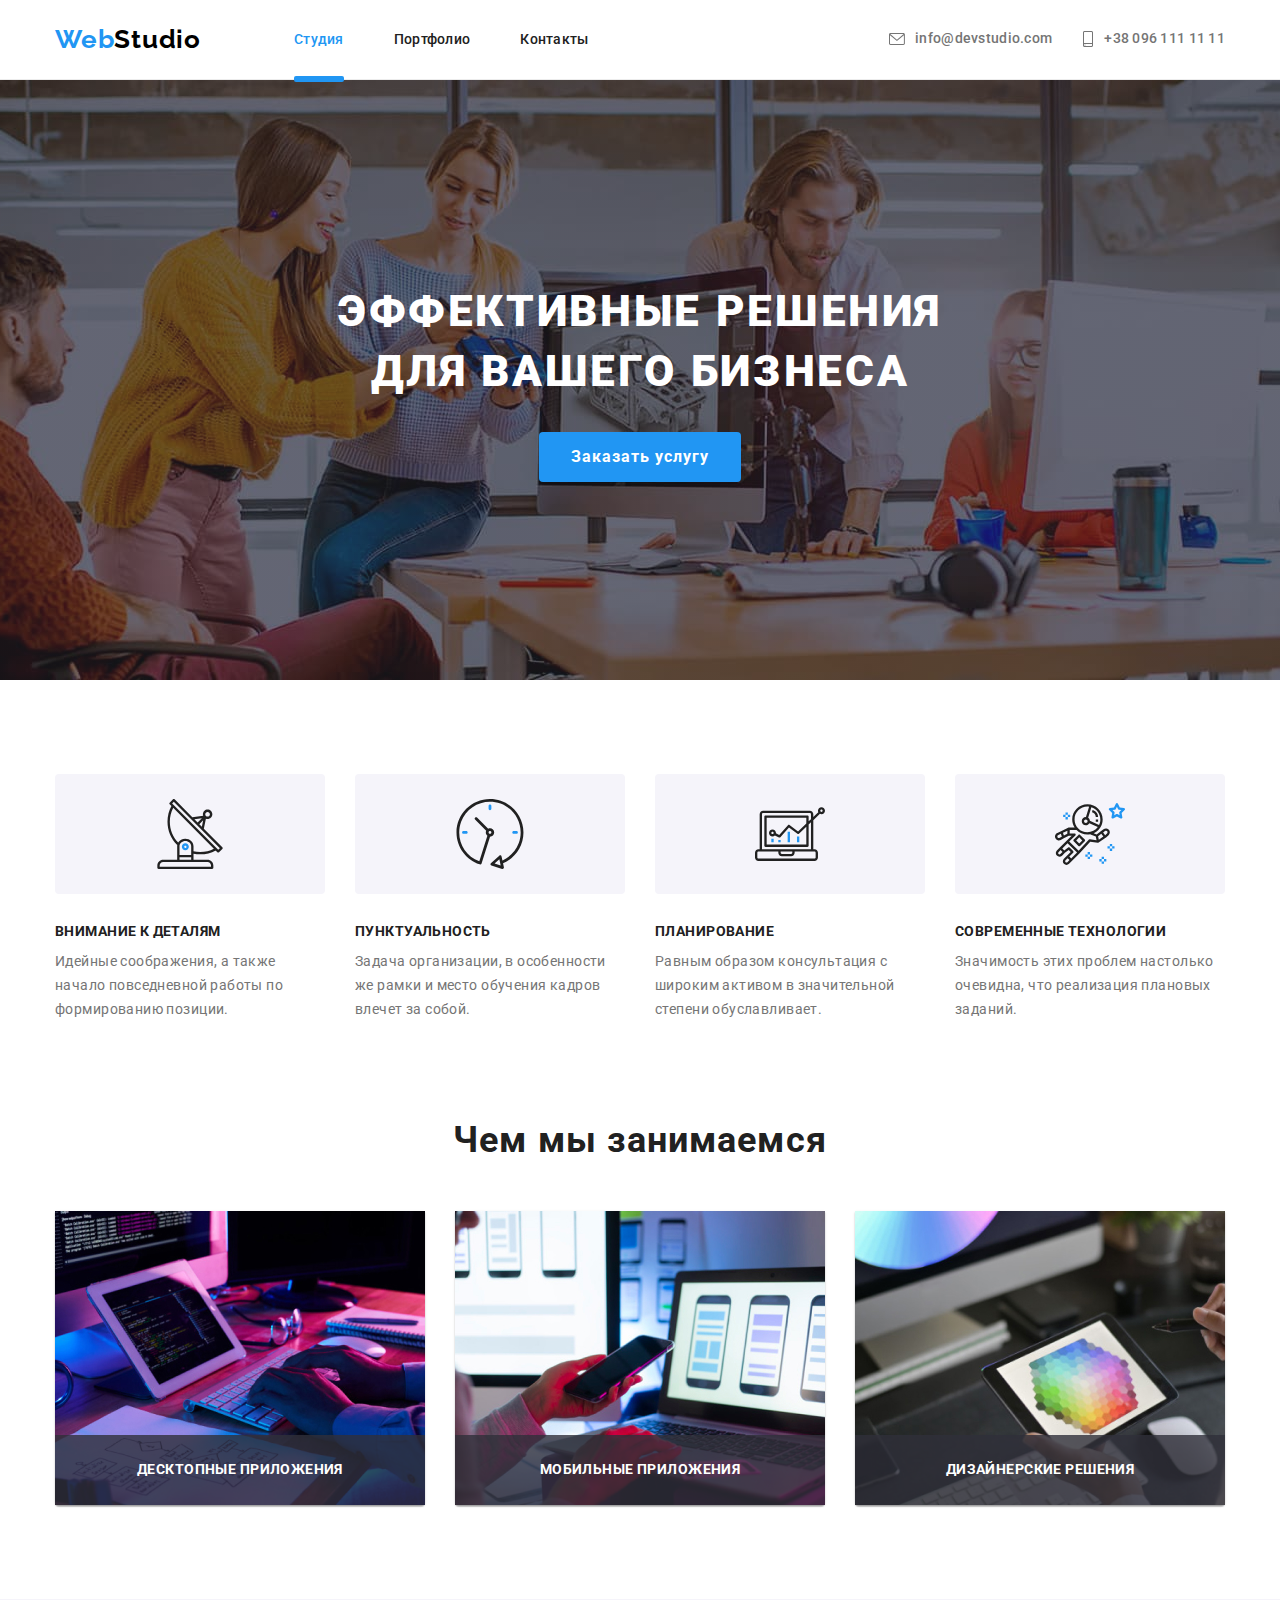
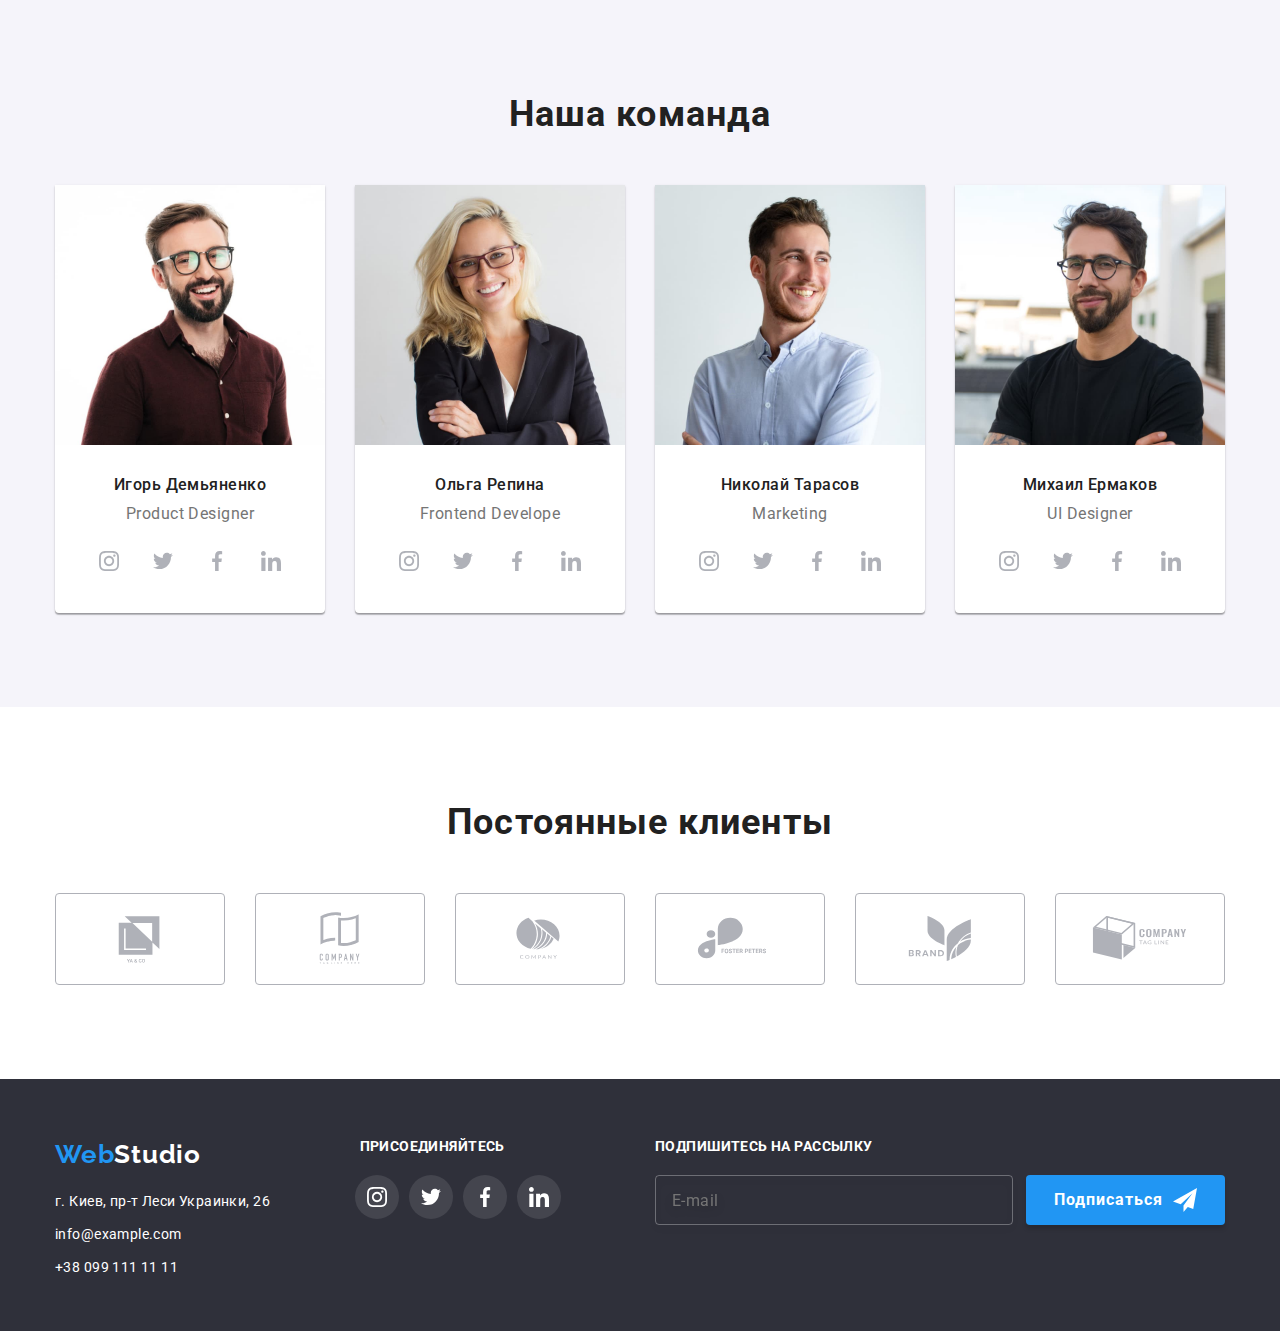
<file: index.html>
<!DOCTYPE html>
<html lang="ru">
  <head>
    <meta charset="UTF-8" />
    <meta http-equiv="X-UA-Compatible" content="IE=edge" />
    <meta name="viewport" content="width=device-width, initial-scale=1.0" />
    <title>Document</title>
    <link
      href="https://fonts.googleapis.com/css2?family=Montserrat:wght@400;700&family=Raleway:wght@700&family=Roboto+Serif:wght@100&family=Roboto:wght@400;500;700;900&display=swap"
      rel="stylesheet"
    />
    <link
      rel="stylesheet"
      href="https://cdnjs.cloudflare.com/ajax/libs/modern-normalize/1.1.0/modern-normalize.min.css"
    />

    <link rel="stylesheet" href="./css/style.css" />
  </head>
  <body>
    <header class="header section">
      <div class="container head">
        <a class="header-logo" href="./index.html"
          ><span class="accent-colour">Web</span>Studio</a
        >
        <nav>
          <ul class="nav-list">
            <li class="item-header">
              <a class="current" href="./index.html">Студия</a>
            </li>
            <li class="item-header">
              <a class="nav-link" href="./portfolio.html">Портфолио</a>
            </li>
            <li class="item-header">
              <a class="nav-link" href="./index.html">Контакты</a>
            </li>
          </ul>
        </nav>
        <ul class="address-head">
          <li class="address-list">
            <a class="contact" href="mailto:info@devstudio.com">
              <svg class="addresssvg" width="16" height="12">
                <use href="./images/symbol-defs.svg#icon-envelope"></use>
              </svg>
              info@devstudio.com
            </a>
          </li>

          <li class="address-list">
            <a class="contact" href="tel:+380961111111">
              <svg class="addresssvg" width="12" height="16">
                <use href="./images/symbol-defs.svg#icon-smartphone"></use>
              </svg>
              +38 096 111 11 11
            </a>
          </li>
        </ul>
      </div>
    </header>

    <main>
      <section class="hero section">
        <div class="container mean">
          <h1 class="hero-title">Эффективные решения для вашего бизнеса</h1>
          <button
            class="btn"
            type="button"
            name="Заказать услугу"
            data-modal-open
          >
            Заказать услугу
          </button>
        </div>
      </section>
      <div class="backdrop is-hidden" data-modal>
        <div class="modal">
          <p class="modal-title">Оставьте свои данные, мы вам перезвоним</p>
          <form class="modal-form">
            <label class="modal-label" for="user-name">
              Имя
              <span class="input-wrap">
                <input
                  class="modal-input"
                  type="text"
                  name="user-name"
                  required
                  id="user-name"
                />

                <svg class="input-icon" width="18" height="18">
                  <use href="./images/symbol-defs.svg#icon-person-black"></use>
                </svg>
              </span>
            </label>

            <label class="modal-label" for="user-phone"
              >Телефон
              <span class="input-wrap">
                <input
                  class="modal-input"
                  type="tel"
                  name="user-phone"
                  required
                  title="+380-11-111-11-11"
                  id="user-phone"
                />
                <svg class="input-icon" width="18" height="18">
                  <use href="./images/symbol-defs.svg#icon-phone-black"></use>
                </svg>
              </span>
            </label>

            <label class="modal-label" for="user-mail"
              >Почта
              <span class="input-wrap">
                <input
                  class="modal-input"
                  type="email"
                  name="user-mail"
                  required
                  id="user-mail"
                />

                <svg class="input-icon" width="18" height="18">
                  <use href="./images/symbol-defs.svg#icon-email-black"></use>
                </svg>
              </span>
            </label>

            <label class="modal-label"
              >Комментарий
              <textarea
                class="modal-areatext"
                placeholder="Введите текст"
                cols="30"
                rows="10"
              ></textarea>
            </label>

            <label class="label-checkbox" for="check">
              <input
                class="checkbox-relative visually-hidden"
                type="checkbox"
                name="check"
                id="check"
              />
              <svg class="checkbox-vector" width="16" height="15">
                <use href="./images/symbol-defs.svg#icon-Vector"></use>
              </svg>
              Соглашаюсь с рассылкой и принимаю
              <a class="label-checkbox-link" href="">Условия договора</a>
            </label>

            <button class="form-btn" type="submit">Отправить</button>
          </form>
          <button class="modal-btn" type="button" data-modal-close>
            <svg class="btnposition" width="18" height="18">
              <use href="./images/symbol-defs.svg#close-black"></use>
            </svg>
          </button>
        </div>
      </div>

      <section class="section benefits">
        <div class="container">
          <ul class="about-section">
            <li class="cont">
              <div class="benefit-logo">
                <svg width="70" height="70">
                  <use href="./images/symbol-defs.svg#icon-antenna"></use>
                </svg>
              </div>
              <h3 class="about-main">Внимание к деталям</h3>
              <p class="about-text">
                Идейные соображения, а также начало повседневной работы по
                формированию позиции.
              </p>
            </li>
            <li class="cont">
              <div class="benefit-logo">
                <svg width="70" height="70">
                  <use href="./images/symbol-defs.svg#icon-clock"></use>
                </svg>
              </div>
              <h3 class="about-main">Пунктуальность</h3>
              <p class="about-text">
                Задача организации, в особенности же рамки и место обучения
                кадров влечет за собой.
              </p>
            </li>
            <li class="cont">
              <div class="benefit-logo">
                <svg width="70" height="70">
                  <use href="./images/symbol-defs.svg#icon-diagram"></use>
                </svg>
              </div>
              <h3 class="about-main">Планирование</h3>
              <p class="about-text">
                Равным образом консультация с широким активом в значительной
                степени обуславливает.
              </p>
            </li>
            <li class="cont">
              <div class="benefit-logo">
                <svg width="70" height="70">
                  <use href="./images/symbol-defs.svg#icon-astronaut"></use>
                </svg>
              </div>
              <h3 class="about-main">Современные технологии</h3>
              <p class="about-text">
                Значимость этих проблем настолько очевидна, что реализация
                плановых заданий.
              </p>
            </li>
          </ul>
        </div>
      </section>

      <section class="section sample">
        <div class="container">
          <h2 class="visual">Чем мы занимаемся</h2>
          <ul class="list-item">
            <li class="item">
              <img
                class="item-img"
                src="images/tablet.jpg"
                alt="кодирование при помощи планшета и клавиатуры"
                width="370"
              />
              <div class="visual-window">
                <h3 class="visual-window-text">Десктопные приложения</h3>
              </div>
            </li>
            <li class="item">
              <img
                class="item-img"
                src="images/laptop.jpg"
                alt="верстка на лаптопе при прмощи большого экрана и смартфона"
                width="370"
              />
              <div class="visual-window">
                <h3 class="visual-window-text">Мобильные приложения</h3>
              </div>
            </li>
            <li class="item">
              <img
                class="item-img"
                src="images/monitor.jpg"
                alt="дизайн на планшете при помощи пера,монитор и клавиатура не задействованы"
                width="370"
              />
              <div class="visual-window">
                <h3 class="visual-window-text">Дизайнерские решения</h3>
              </div>
            </li>
          </ul>
        </div>
      </section>

      <section class="section employees">
        <div class="container">
          <h2 class="visual">Наша команда</h2>
          <ul class="list-item">
            <li class="item">
              <img
                src="images/igor.jpg"
                alt="улыбающийся парень в очках и с бородой"
                width="270"
              />

              <div class="employees-groop">
                <h3 class="employees-name">Игорь Демьяненко</h3>
                <p class="employees-position">Product Designer</p>
                <ul class="social">
                  <li class="social-item">
                    <a
                      class="social-link"
                      href="https://instagram.com"
                      target="blank"
                      rel="noreferrer noopener"
                      aria-label="instagram"
                    >
                      <svg class="social-icon" width="20" height="20">
                        <use
                          href="./images/symbol-defs.svg#icon-instagram"
                        ></use>
                      </svg>
                    </a>
                  </li>

                  <li class="social-item">
                    <a
                      class="social-link"
                      href="https://twitter.com"
                      target="blank"
                      rel="noreferrer noopener"
                      aria-label="twitter"
                    >
                      <svg class="social-icon" width="20" height="20">
                        <use href="./images/symbol-defs.svg#icon-twitter"></use>
                      </svg>
                    </a>
                  </li>

                  <li class="social-item">
                    <a
                      class="social-link"
                      href="https://facebook.com"
                      target="blank"
                      rel="noreferrer noopener"
                      aria-label="facebook"
                    >
                      <svg class="social-icon" width="20" height="20">
                        <use
                          href="./images/symbol-defs.svg#icon-facebook"
                        ></use>
                      </svg>
                    </a>
                  </li>

                  <li class="social-item">
                    <a
                      class="social-link"
                      href="https://linkedin.com"
                      target="blank"
                      rel="noreferrer noopener"
                      aria-label="linkedin"
                    >
                      <svg class="social-icon" width="20" height="20">
                        <use
                          href="./images/symbol-defs.svg#icon-linkedin"
                        ></use>
                      </svg>
                    </a>
                  </li>
                </ul>
              </div>
            </li>
            <li class="item">
              <img
                src="images/olga.jpg"
                alt=" жизнерадостная девушка блондинка в очках и пиджаке"
                width="270"
              />

              <div class="employees-groop">
                <h3 class="employees-name">Ольга Репина</h3>
                <p class="employees-position">Frontend Develope</p>
                <ul class="social">
                  <li class="social-item">
                    <a
                      class="social-link"
                      href="https://instagram.com"
                      target="blank"
                      rel="noreferrer noopener"
                      aria-label="instagram"
                    >
                      <svg class="social-icon" width="20" height="20">
                        <use
                          href="./images/symbol-defs.svg#icon-instagram"
                        ></use>
                      </svg>
                    </a>
                  </li>

                  <li class="social-item">
                    <a
                      class="social-link"
                      href="https://twitter.com"
                      target="blank"
                      rel="noreferrer noopener"
                      aria-label="twitter"
                    >
                      <svg class="social-icon" width="20" height="20">
                        <use href="./images/symbol-defs.svg#icon-twitter"></use>
                      </svg>
                    </a>
                  </li>

                  <li class="social-item">
                    <a
                      class="social-link"
                      href="https://facebook.com"
                      target="blank"
                      rel="noreferrer noopener"
                      aria-label="facebook"
                    >
                      <svg class="social-icon" width="20" height="20">
                        <use
                          href="./images/symbol-defs.svg#icon-facebook"
                        ></use>
                      </svg>
                    </a>
                  </li>

                  <li class="social-item">
                    <a
                      class="social-link"
                      href="https://linkedin.com"
                      target="blank"
                      rel="noreferrer noopener"
                      aria-label="linkedin"
                    >
                      <svg class="social-icon" width="20" height="20">
                        <use
                          href="./images/symbol-defs.svg#icon-linkedin"
                        ></use>
                      </svg>
                    </a>
                  </li>
                </ul>
              </div>
            </li>
            <li class="item">
              <img
                src="images/nikolay.jpg"
                alt="смеющийся бородатый парень в рубашке"
                width="270"
              />
              <div class="employees-groop">
                <h3 class="employees-name">Николай Тарасов</h3>
                <p class="employees-position">Marketing</p>
                <ul class="social">
                  <li class="social-item">
                    <a
                      class="social-link"
                      href="https://instagram.com"
                      target="blank"
                      rel="noreferrer noopener"
                      aria-label="instagram"
                    >
                      <svg class="social-icon" width="20" height="20">
                        <use
                          href="./images/symbol-defs.svg#icon-instagram"
                        ></use>
                      </svg>
                    </a>
                  </li>

                  <li class="social-item">
                    <a
                      class="social-link"
                      href="https://twitter.com"
                      target="blank"
                      rel="noreferrer noopener"
                      aria-label="twitter"
                    >
                      <svg class="social-icon" width="20" height="20">
                        <use href="./images/symbol-defs.svg#icon-twitter"></use>
                      </svg>
                    </a>
                  </li>

                  <li class="social-item">
                    <a
                      class="social-link"
                      href="https://facebook.com"
                      target="blank"
                      rel="noreferrer noopener"
                      aria-label="facebook"
                    >
                      <svg class="social-icon" width="20" height="20">
                        <use
                          href="./images/symbol-defs.svg#icon-facebook"
                        ></use>
                      </svg>
                    </a>
                  </li>

                  <li class="social-item">
                    <a
                      class="social-link"
                      href="https://linkedin.com"
                      target="blank"
                      rel="noreferrer noopener"
                      aria-label="linkedin"
                    >
                      <svg class="social-icon" width="20" height="20">
                        <use
                          href="./images/symbol-defs.svg#icon-linkedin"
                        ></use>
                      </svg>
                    </a>
                  </li>
                </ul>
              </div>
            </li>
            <li class="item">
              <img
                src="images/mihail.jpg"
                alt="улыбающийся парень в футболке с очками и бородой"
                width="270"
              />

              <div class="employees-groop">
                <h3 class="employees-name">Михаил Ермаков</h3>
                <p class="employees-position">UI Designer</p>
                <ul class="social">
                  <li class="social-item">
                    <a
                      class="social-link"
                      href="https://instagram.com"
                      target="blank"
                      rel="noreferrer noopener"
                      aria-label="instagram"
                    >
                      <svg class="social-icon" width="20" height="20">
                        <use
                          href="./images/symbol-defs.svg#icon-instagram"
                        ></use>
                      </svg>
                    </a>
                  </li>

                  <li class="social-item">
                    <a
                      class="social-link"
                      href="https://twitter.com"
                      target="blank"
                      rel="noreferrer noopener"
                      aria-label="twitter"
                    >
                      <svg class="social-icon" width="20" height="20">
                        <use href="./images/symbol-defs.svg#icon-twitter"></use>
                      </svg>
                    </a>
                  </li>

                  <li class="social-item">
                    <a
                      class="social-link"
                      href="https://facebook.com"
                      target="blank"
                      rel="noreferrer noopener"
                      aria-label="facebook"
                    >
                      <svg class="social-icon" width="20" height="20">
                        <use
                          href="./images/symbol-defs.svg#icon-facebook"
                        ></use>
                      </svg>
                    </a>
                  </li>

                  <li class="social-item">
                    <a
                      class="social-link"
                      href="https://linkedin.com"
                      target="blank"
                      rel="noreferrer noopener"
                      aria-label="linkedin"
                    >
                      <svg width="20" height="20">
                        <use
                          class="social-icon"
                          href="./images/symbol-defs.svg#icon-linkedin"
                        ></use>
                      </svg>
                    </a>
                  </li>
                </ul>
              </div>
            </li>
          </ul>
        </div>
      </section>

      <section class="section clients">
        <div class="container">
          <h2 class="visual">Постоянные клиенты</h2>
          <ul class="clients-logo">
            <li class="clients-container">
              <svg class="clients-container-svg" width="106" height="60">
                <use href="./images/symbol-defs.svg#icon-Logo-5"></use>
              </svg>
            </li>

            <li class="clients-container">
              <svg class="clients-container-svg" width="106" height="60">
                <use href="./images/symbol-defs.svg#icon-Logo-4"></use>
              </svg>
            </li>

            <li class="clients-container">
              <svg class="clients-container-svg" width="106" height="60">
                <use href="./images/symbol-defs.svg#icon-Logo-3"></use>
              </svg>
            </li>

            <li class="clients-container">
              <svg class="clients-container-svg" width="106" height="60">
                <use href="./images/symbol-defs.svg#icon-Logo-2"></use>
              </svg>
            </li>

            <li class="clients-container">
              <svg class="clients-container-svg" width="106" height="60">
                <use href="./images/symbol-defs.svg#icon-Logo-1"></use>
              </svg>
            </li>

            <li class="clients-container">
              <svg class="clients-container-svg" width="106" height="60">
                <use href="./images/symbol-defs.svg#icon-Logo-6"></use>
              </svg>
            </li>
          </ul>
        </div>
      </section>
    </main>
    <footer class="footer">
      <div class="container info">
        <div class="footer-info">
          <a class="footer-logo" href="./index.html"
            ><span class="accent-colour">Web</span>Studio</a
          >

          <address class="footer-address">
            <p class="footer-contact">г. Киев, пр-т Леси Украинки, 26</p>
            <ul>
              <li class="footer-link">
                <a class="footer-contact" href="mailto:info@example.com"
                  >info@example.com</a
                >
              </li>

              <li class="footer-link">
                <a class="footer-contact" href="tel:+380991111111"
                  >+38 099 111 11 11</a
                >
              </li>
            </ul>
          </address>
        </div>

        <div class="footer-social">
          <p class="footer-paragraph">присоединяйтесь</p>
          <ul class="social footer-change">
            <li>
              <a
                class="footer-social-link"
                href="https://instagram.com"
                target="blank"
                rel="noreferrer noopener"
                aria-label="instagram"
              >
                <svg class="footer-social-icon" width="20" height="20">
                  <use href="./images/symbol-defs.svg#icon-instagram"></use>
                </svg>
              </a>
            </li>

            <li>
              <a
                class="footer-social-link"
                href="https://twitter.com"
                target="blank"
                rel="noreferrer noopener"
                aria-label="twitter"
              >
                <svg class="footer-social-icon" width="20" height="20">
                  <use href="./images/symbol-defs.svg#icon-twitter"></use>
                </svg>
              </a>
            </li>

            <li>
              <a
                class="footer-social-link"
                href="https://facebook.com"
                target="blank"
                rel="noreferrer noopener"
                aria-label="facebook"
              >
                <svg class="footer-social-icon" width="20" height="20">
                  <use href="./images/symbol-defs.svg#icon-facebook"></use>
                </svg>
              </a>
            </li>

            <li>
              <a
                class="footer-social-link"
                href="https://linkedin.com"
                target="blank"
                rel="noreferrer noopener"
                aria-label="linkedin"
              >
                <svg class="footer-social-icon" width="20" height="20">
                  <use href="./images/symbol-defs.svg#icon-linkedin"></use>
                </svg>
              </a>
            </li>
          </ul>
        </div>
        <form class="footer-subscription">
          <label for="user-email" class="footer-paragraph"
            >Подпишитесь на рассылку
            <span class="wrap-placeholder">
              <input
                class="footer-placeholder"
                type="email"
                name="user-mail"
                id="user-email"
                placeholder="E-mail"
              />
            </span>
          </label>

          <button class="footer-btn" type="button">
            Подписаться
            <svg class="footer-email-icon" width="24" height="24">
              <use href="./images/symbol-defs.svg#icon-send"></use>
            </svg>
          </button>
        </form>
      </div>
    </footer>
    <script src="./js/modal.js"></script>
  </body>
</html>
</file>
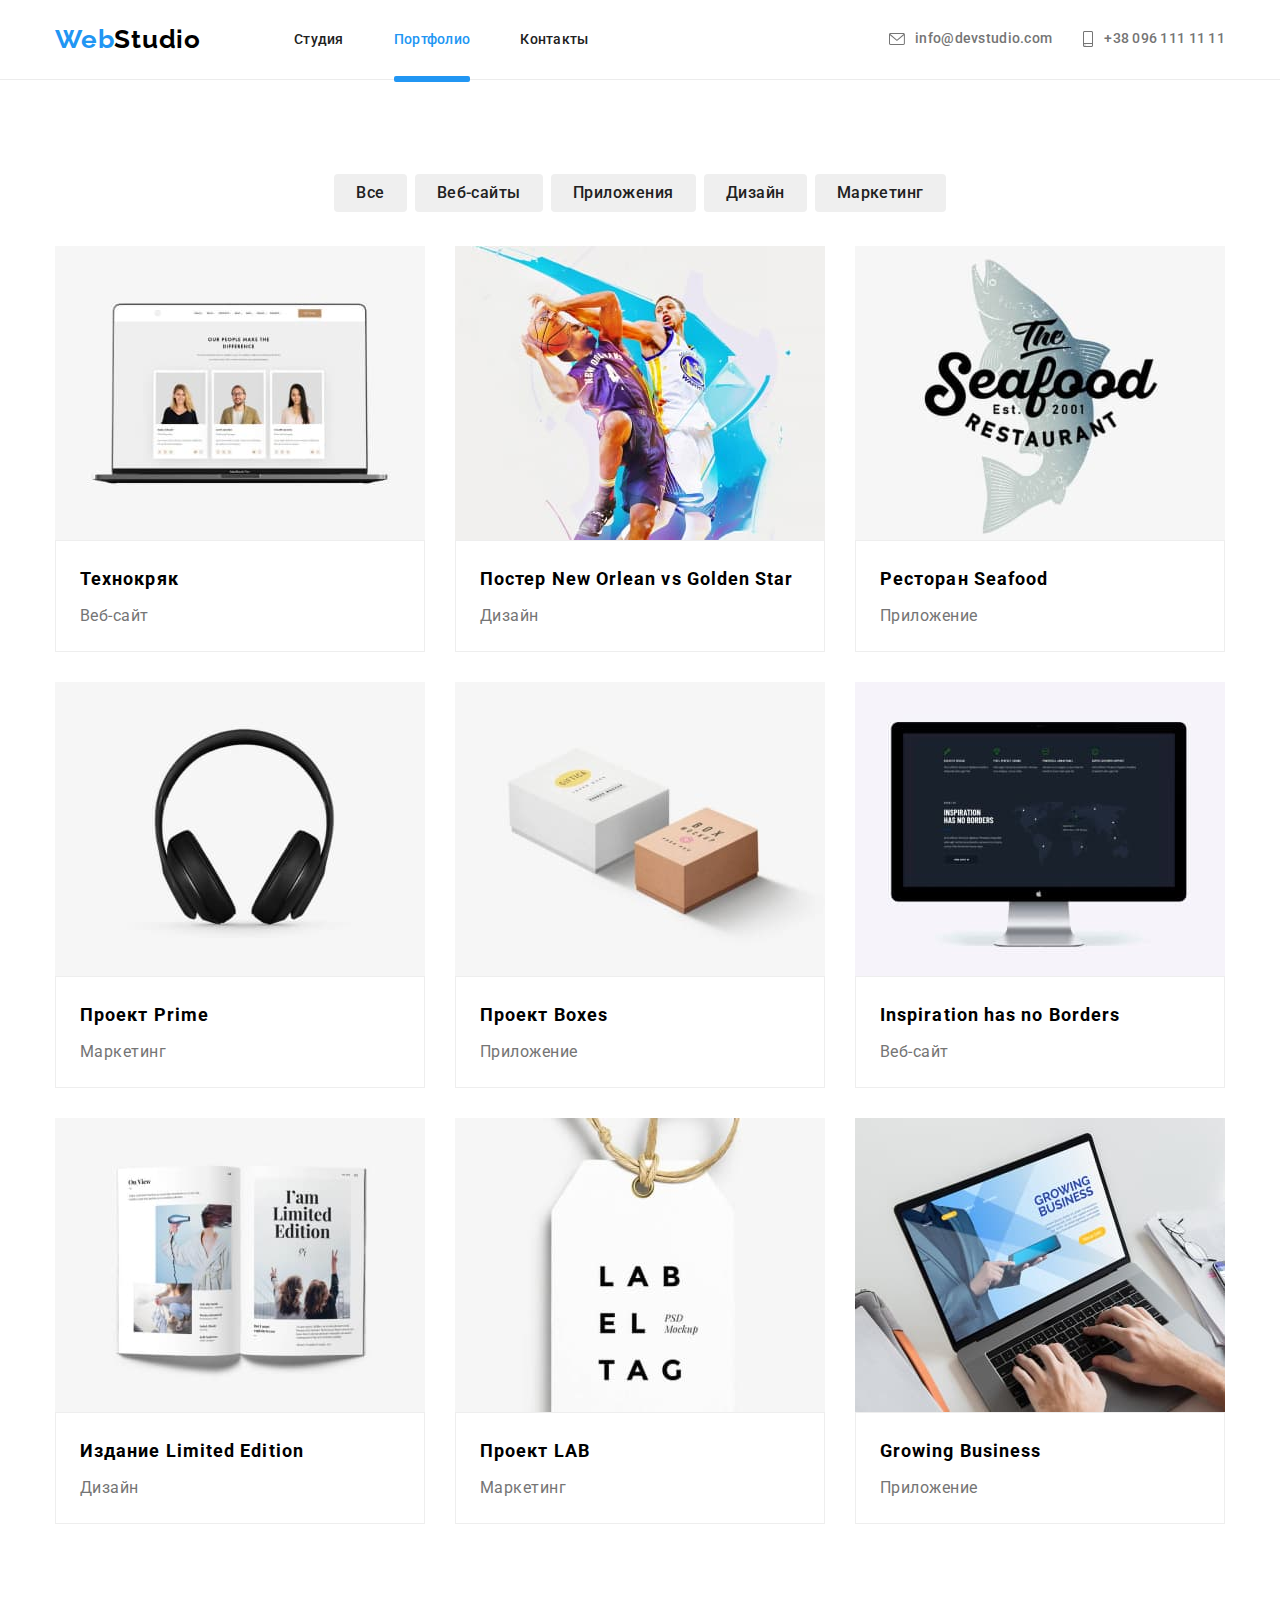
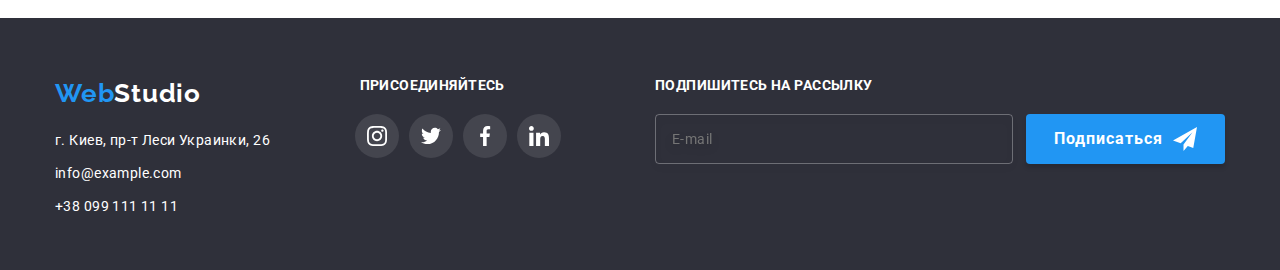
<file: portfolio.html>
<!DOCTYPE html>
<html lang="ru">
  <head>
    <meta charset="UTF-8" />
    <meta http-equiv="X-UA-Compatible" content="IE=edge" />
    <meta name="viewport" content="width=device-width, initial-scale=1.0" />
    <title>Document</title>
    <link
      href="https://fonts.googleapis.com/css2?family=Montserrat:wght@400;700&family=Raleway:wght@700&family=Roboto+Serif:wght@100&family=Roboto:wght@400;500;700;900&display=swap"
      rel="stylesheet"
    />
    <link
      rel="stylesheet"
      href="https://cdnjs.cloudflare.com/ajax/libs/modern-normalize/1.1.0/modern-normalize.min.css"
    />
    <link rel="stylesheet" href="./css/style.css" />
  </head>
  <body>
    <header class="header section">
      <div class="container head">
        <a class="header-logo" href="./index.html"
          ><span class="accent-colour">Web</span>Studio</a
        >
        <nav>
          <ul class="nav-list">
            <li class="item-header">
              <a class="nav-link" href="./index.html">Студия</a>
            </li>
            <li class="item-header">
              <a class="current" href="./portfolio.html">Портфолио</a>
            </li>
            <li class="item-header">
              <a class="nav-link" href="./index.html">Контакты</a>
            </li>
          </ul>
        </nav>
        <ul class="address-head">
          <li class="address-list">
            <a class="contact" href="mailto:info@devstudio.com">
              <svg class="addresssvg" width="16" height="12">
                <use href="./images/symbol-defs.svg#icon-envelope"></use>
              </svg>
              info@devstudio.com
            </a>
          </li>

          <li class="address-list">
            <a class="contact" href="tel:+380961111111">
              <svg class="addresssvg" width="12" height="16">
                <use href="./images/symbol-defs.svg#icon-smartphone"></use>
              </svg>
              +38 096 111 11 11
            </a>
          </li>
        </ul>
      </div>
    </header>
    <main>
      <section class="portfolio">
        <div class="container">
          <ul class="portfolio-nav">
            <li class="nav-push">
              <button class="portfolio-nav-btn" type="button" name="Все">
                Все
              </button>
            </li>
            <li class="nav-push">
              <button class="portfolio-nav-btn" type="button" name="Веб-сайты">
                Веб-сайты
              </button>
            </li>
            <li class="nav-push">
              <button class="portfolio-nav-btn" type="button" name="Приложения">
                Приложения
              </button>
            </li>
            <li class="nav-push">
              <button class="portfolio-nav-btn" type="button" name="Дизайн">
                Дизайн
              </button>
            </li>
            <li class="nav-push">
              <button class="portfolio-nav-btn" type="button" name="Маркетинг">
                Маркетинг
              </button>
            </li>
          </ul>
          <ul class="hero-card">
            <li class="card-list">
              <div class="card-thumb">
                <img src="images/tehno.jpg" alt="штат" width="370" />
                <div class="card-overlay">
                  <p class="overlay-text">
                    Ресурс предлагает комплексные предложения с разным уровнем
                    функционала и сервисов. Все это позволит посетителю получить
                    исчерпывающие сведения о компании или частном лице.
                  </p>
                </div>
              </div>
              <div class="hero-about">
                <h3 class="about-portfolio">Технокряк</h3>
                <p class="about-portfolio-text">Веб-сайт</p>
              </div>
            </li>
            <li class="card-list">
              <div class="card-thumb">
                <img src="images/star.jpg" alt="баскетбол" width="370" />
                <div class="card-overlay">
                  <p class="overlay-text">
                    Ресурс предлагает комплексные предложения с разным уровнем
                    функционала и сервисов. Все это позволит посетителю получить
                    исчерпывающие сведения о компании или частном лице.
                  </p>
                </div>
              </div>
              <div class="hero-about">
                <h3 class="about-portfolio">
                  Постер New Orlean vs Golden Star
                </h3>
                <p class="about-portfolio-text">Дизайн</p>
              </div>
            </li>

            <li class="card-list">
              <div class="card-thumb">
                <img src="images/sea.jpg" alt="ресторан" width="370" />
                <div class="card-overlay">
                  <p class="overlay-text">
                    Ресурс предлагает комплексные предложения с разным уровнем
                    функционала и сервисов. Все это позволит посетителю получить
                    исчерпывающие сведения о компании или частном лице.
                  </p>
                </div>
              </div>
              <div class="hero-about">
                <h3 class="about-portfolio">Ресторан Seafood</h3>
                <p class="about-portfolio-text">Приложение</p>
              </div>
            </li>
            <li class="card-list">
              <div class="card-thumb">
                <img src="images/prime.jpg" alt="наушники" width="370" />
                <div class="card-overlay">
                  <p class="overlay-text">
                    Ресурс предлагает комплексные предложения с разным уровнем
                    функционала и сервисов. Все это позволит посетителю получить
                    исчерпывающие сведения о компании или частном лице.
                  </p>
                </div>
              </div>
              <div class="hero-about">
                <h3 class="about-portfolio">Проект Prime</h3>
                <p class="about-portfolio-text">Маркетинг</p>
              </div>
            </li>
            <li class="card-list">
              <div class="card-thumb">
                <img src="images/boxes.jpg" alt="коробки" width="370" />
                <div class="card-overlay">
                  <p class="overlay-text">
                    Ресурс предлагает комплексные предложения с разным уровнем
                    функционала и сервисов. Все это позволит посетителю получить
                    исчерпывающие сведения о компании или частном лице.
                  </p>
                </div>
              </div>
              <div class="hero-about">
                <h3 class="about-portfolio">Проект Boxes</h3>
                <p class="about-portfolio-text">Приложение</p>
              </div>
            </li>

            <li class="card-list">
              <div class="card-thumb">
                <img src="images/borders.jpg" alt="экран" width="370" />
                <div class="card-overlay">
                  <p class="overlay-text">
                    Ресурс предлагает комплексные предложения с разным уровнем
                    функционала и сервисов. Все это позволит посетителю получить
                    исчерпывающие сведения о компании или частном лице.
                  </p>
                </div>
              </div>
              <div class="hero-about">
                <h3 class="about-portfolio">Inspiration has no Borders</h3>
                <p class="about-portfolio-text">Веб-сайт</p>
              </div>
            </li>
            <li class="card-list">
              <div class="card-thumb">
                <img src="images/edition.jpg" alt="журнал" width="370" />
                <div class="card-overlay">
                  <p class="overlay-text">
                    Ресурс предлагает комплексные предложения с разным уровнем
                    функционала и сервисов. Все это позволит посетителю получить
                    исчерпывающие сведения о компании или частном лице.
                  </p>
                </div>
              </div>
              <div class="hero-about">
                <h3 class="about-portfolio">Издание Limited Edition</h3>
                <p class="about-portfolio-text">Дизайн</p>
              </div>
            </li>
            <li class="card-list">
              <div class="card-thumb">
                <img src="images/lab.jpg" alt="логотип" width="370" />
                <div class="card-overlay">
                  <p class="overlay-text">
                    Ресурс предлагает комплексные предложения с разным уровнем
                    функционала и сервисов. Все это позволит посетителю получить
                    исчерпывающие сведения о компании или частном лице.
                  </p>
                </div>
              </div>
              <div class="hero-about">
                <h3 class="about-portfolio">Проект LAB</h3>
                <p class="about-portfolio-text">Маркетинг</p>
              </div>
            </li>

            <li class="card-list">
              <div class="card-thumb">
                <img src="images/growing.jpg" alt="компьютер" width="370" />
                <div class="card-overlay">
                  <p class="overlay-text">
                    Ресурс предлагает комплексные предложения с разным уровнем
                    функционала и сервисов. Все это позволит посетителю получить
                    исчерпывающие сведения о компании или частном лице.
                  </p>
                </div>
              </div>
              <div class="hero-about">
                <h3 class="about-portfolio">Growing Business</h3>
                <p class="about-portfolio-text">Приложение</p>
              </div>
            </li>
          </ul>
        </div>
      </section>
    </main>
    <footer class="footer">
      <div class="container info">
        <div class="footer-info">
          <a class="footer-logo" href="./index.html"
            ><span class="accent-colour">Web</span>Studio</a
          >

          <address class="footer-address">
            <p class="footer-contact">г. Киев, пр-т Леси Украинки, 26</p>
            <ul>
              <li class="footer-link">
                <a class="footer-contact" href="mailto:info@example.com"
                  >info@example.com</a
                >
              </li>

              <li class="footer-link">
                <a class="footer-contact" href="tel:+380991111111"
                  >+38 099 111 11 11</a
                >
              </li>
            </ul>
          </address>
        </div>

        <div class="footer-social">
          <p class="footer-paragraph">присоединяйтесь</p>
          <ul class="social footer-change">
            <li>
              <a
                class="footer-social-link"
                href="https://instagram.com"
                target="blank"
                rel="noreferrer noopener"
                aria-label="instagram"
              >
                <svg class="footer-social-icon" width="20" height="20">
                  <use href="./images/symbol-defs.svg#icon-instagram"></use>
                </svg>
              </a>
            </li>

            <li>
              <a
                class="footer-social-link"
                href="https://twitter.com"
                target="blank"
                rel="noreferrer noopener"
                aria-label="twitter"
              >
                <svg class="footer-social-icon" width="20" height="20">
                  <use href="./images/symbol-defs.svg#icon-twitter"></use>
                </svg>
              </a>
            </li>

            <li>
              <a
                class="footer-social-link"
                href="https://facebook.com"
                target="blank"
                rel="noreferrer noopener"
                aria-label="facebook"
              >
                <svg class="footer-social-icon" width="20" height="20">
                  <use href="./images/symbol-defs.svg#icon-facebook"></use>
                </svg>
              </a>
            </li>

            <li>
              <a
                class="footer-social-link"
                href="https://linkedin.com"
                target="blank"
                rel="noreferrer noopener"
                aria-label="linkedin"
              >
                <svg class="footer-social-icon" width="20" height="20">
                  <use href="./images/symbol-defs.svg#icon-linkedin"></use>
                </svg>
              </a>
            </li>
          </ul>
        </div>
        <form class="footer-subscription">
          <label for="user-email" class="footer-paragraph"
            >Подпишитесь на рассылку
            <input
              class="footer-placeholder"
              type="email"
              name="user-mail"
              id="user-email"
              placeholder="E-mail"
            />
          </label>

          <button class="footer-btn" type="button">
            Подписаться
            <svg class="footer-email-icon" width="24" height="24">
              <use href="./images/symbol-defs.svg#icon-send"></use>
            </svg>
          </button>
        </form>
      </div>
    </footer>
  </body>
</html>
</file>
<file: css/style.css>
:root {
  --whiteColour: #ffffff;
  --basic-colour: #000000;
  --secondary-colour: #212121;
  --tertiary-colour: #757575;
  --accentColour: #2196f3;
  --background-element: #f5f4fa;
}

/*--------------BODY--------------*/
h1,
h2,
h3,
h4,
p {
  margin: 0;
}
img {
  display: block;
}

body {
  background-color: var(--whiteColour);
  color: var(--basic-colour);
  font-family: "Roboto", sans-serif;
}
.section {
  padding: 94px 0 94px 0;
}
.container {
  width: 1200px;
  margin: 0 auto;
  padding: 0 15px;
}
.accent-colour {
  color: var(--accentColour);
}
li {
  margin: 0;
  padding: 0;
  list-style: none;
}

ul {
  margin: 0;
  padding-left: 0px;
  list-style: none;
}

a {
  text-decoration: none;
  margin: 0;
  padding: 0;
}
.visually-hidden {
  position: absolute;
  width: 1px;
  height: 1px;
  margin: -1px;
  border: 0;
  padding: 0;

  white-space: nowrap;
  clip-path: inset(100%);
  clip: rect(0 0 0 0);
  overflow: hidden;
}
/*/////////////////BACDROP///////////*/
.backdrop {
  position: fixed;
  top: 0;
  left: 0;
  width: 100%;
  height: 100%;

  background-color: rgba(0, 0, 0, 0.2);
  transition-duration: 250ms;
  transition-timing-function: cubic-bezier(0.4, 0, 0.2, 1);
  transform: scale(1);
}

.backdrop.is-hidden {
  opacity: 0;
  pointer-events: none;
  transform: scale(0);
}
.checkbox-relative:checked + .checkbox-vector {
  background-color: #188ce8;
  background-image: url(../images/icons.svg/Vectora.svg);
  background-repeat: no-repeat;
  background-position: center;
  background-size: contain;
  fill: #188ce8;
}

.checkbox-vector {
  margin-right: 7px;
  width: 16px;
  height: 15px;
}

.label-checkbox {
  display: flex;
  justify-content: center;
  text-align: center;
  align-items: center;
  margin-bottom: 30px;

  font-size: 14px;
  line-height: 1.71;
  letter-spacing: 0.03em;
  color: #757575;
}
.label-checkbox-link {
  margin-left: 4px;
  color: rgba(33, 150, 243, 1);
  text-decoration: underline;
}
.form-btn {
  display: block;
  margin: 0 auto;
  padding: 0;
  width: 200px;
  height: 50px;
  background-color: #2196f3;
  box-shadow: 0px 4px 4px rgba(0, 0, 0, 0.15);
  border-radius: 4px;
  border: none;
  cursor: pointer;
  color: #fff;
  transition: background-color;
  transition-duration: 250ms;
  transition-timing-function: cubic-bezier(0.4, 0, 0.2, 1);
}
.form-btn:hover {
  background-color: #188ce8;
}
.modal-label {
  display: flex;
  flex-direction: column;

  margin-bottom: 20px;
  width: 100%;
  font-size: 12px;
  line-height: 1.17;
  letter-spacing: 0.01em;
  color: #757575;
}

.modal-input:focus {
  border: 1px solid #2196f3;
}

.modal-input {
  padding-left: 42px;
  height: 40px;
  width: 100%;
  font-size: 14px;
  border: 1px solid rgba(33, 33, 33, 0.2);
  border-radius: 4px;
  outline: transparent;
}
.input-wrap {
  position: relative;
  margin-top: 4px;
}

.modal-input:focus + .input-icon {
  fill: var(--accentColour);
}

.input-icon {
  position: absolute;
  left: 12px;
  top: 11px;
}

.modal-areatext::placeholder {
  font-size: 12px;
  line-height: 1.17;
  letter-spacing: 0.01em;
  color: rgba(117, 117, 117, 0.5);
}
.modal-areatext {
  padding: 0;
  padding: 16px 12px;
  margin-top: 4px;

  width: 100%;
  height: 120px;
  border: 1px solid rgba(33, 33, 33, 0.2);
  border-radius: 4px;
  resize: none;
  outline: transparent;
}
.modal-areatext:focus {
  border-color: var(--accentColour);
}

.modal {
  position: absolute;
  padding: 40px;
  width: 528px;
  transform: translate(-50%, -50%);
  top: 50%;
  left: 50%;
  background-color: var(--whiteColour);
  background: #ffffff;
  box-shadow: 0px 1px 3px rgba(0, 0, 0, 0.12), 0px 1px 1px rgba(0, 0, 0, 0.14),
    0px 2px 1px rgba(0, 0, 0, 0.2);
  border-radius: 4px;
}
.modal-title {
  margin-bottom: 12px;
  font-weight: 700;
  font-size: 20px;
  line-height: 1.15;
  text-align: center;
  letter-spacing: 0.03em;
  color: #212121;
}

.modal-btn {
  position: absolute;
  top: 8px;
  right: 8px;
  width: 30px;
  height: 30px;
  border: 1px solid rgba(0, 0, 0, 0.1);
  border-radius: 50%;
  background-color: #ffffff;
  cursor: pointer;
  transition: fill;
  transition-duration: 250ms;
  transition-timing-function: cubic-bezier(0.4, 0, 0.2, 1);
}
.modal-btn:hover {
  fill: #2196f3;
}
.btnposition {
  position: absolute;
  top: 0;
  left: 0;
  transform: translate(-50%, -50%);
  top: 50%;
  left: 50%;
}

/*----------HEADER-------*/
.header {
  padding: 24px 0;
  border-bottom: 1px solid #ececec;
}
.container.head {
  display: flex;
  align-items: center;
  align-items: center;
}

.header-logo {
  margin-right: 93px;
  font-family: "Raleway";
  font-weight: 700;
  font-size: 26px;
  line-height: 1.19;
  letter-spacing: 0.03em;
  color: var(--basic-colour);
}

.address-head {
  display: flex;
  margin-left: auto;
}
.address-list:first-child {
  margin-right: 30px;
}
.item-header {
  position: relative;
}

.current {
  font-weight: 500;
  font-size: 14px;
  line-height: 1.14;
  letter-spacing: 0.02em;
  color: var(--accentColour);
}
.current::after {
  content: "";
  position: absolute;
  top: 250%;
  right: 0%;
  width: 100%;
  border-style: solid;
  border-radius: 2px;
  border-color: var(--accentColour);
}

.nav-list {
  display: flex;
}

.nav-link {
  font-weight: 500;
  font-size: 14px;
  line-height: 1.14;
  letter-spacing: 0.02em;
  color: var(--secondary-colour);
  transition-property: color;
  transition-duration: 250ms;
  transition-timing-function: cubic-bezier(0.4, 0, 0.2, 1);
}

.addresssvg {
  margin-right: 10px;
  fill: currentColor;
}

.contact {
  display: flex;
  align-items: center;
  padding: 0px;
  font-weight: 500;
  font-size: 14px;
  line-height: 1.14;
  letter-spacing: 0.02em;
  font-style: normal;
  color: var(--tertiary-colour);
  transition-property: color;
  transition-duration: 250ms;
  transition-timing-function: cubic-bezier(0.4, 0, 0.2, 1);
}

.nav-link:hover,
.nav-link:focus,
.contact:hover,
.contact:focus {
  color: var(--accentColour);
}

/*-------------MAIN------------*/

.employees-groop {
  padding: 30px 15px;
}
.benefits {
  padding-bottom: 47px;
}
.sample {
  padding-top: 47px;
}
.mean {
  padding-top: 108px;
}
.hero {
  display: flex;
  max-width: 1600px;
  height: 600px;
  text-align: center;
  margin: auto;
  background-image: linear-gradient(
      to right,
      rgba(47, 48, 58, 0.4),
      rgba(47, 48, 58, 0.4)
    ),
    url(../images/photo.jpg);
  background-size: cover;
  background-position: center;
}
.hero-title {
  margin: auto;
  width: 696px;
  font-weight: 900;
  font-size: 44px;
  line-height: 1.36;
  align-items: center;
  letter-spacing: 0.06em;
  text-transform: uppercase;
  color: #ffffff;
}

.about-section {
  width: 1170px;
  display: flex;
  align-items: center;
  justify-content: center;
}

.cont:not(:last-child) {
  margin-right: 30px;
}
.benefits-logo {
  display: flex;

  align-content: center;
}
.benefit-logo:not(:last-child) {
  margin-bottom: 30px;
}
.benefit-logo {
  display: flex;
  align-items: center;
  justify-content: center;
  width: 270px;
  height: 120px;
  background-color: #f5f4fa;
  border-radius: 4px;
}
.cont {
  display: block;
  width: 270px;
  height: 251px;
}

.social-icon {
  fill: #afb1b8;
  transition-property: fill;
  transition-duration: 250ms;
  transition-timing-function: cubic-bezier(0.4, 0, 0.2, 1);
}

.social-link {
  display: flex;
  align-items: center;
  justify-content: center;
  width: 44px;
  height: 44px;
  background-color: transparent;
  border-radius: 50%;
  transition-property: background-color;
  transition-duration: 250ms;
  transition-timing-function: cubic-bezier(0.4, 0, 0.2, 1);
}
.social-link:hover,
.social-link:focus {
  background-color: var(--accentColour);
}
.social-link:hover .social-icon,
.social-link:focus .social-icon {
  fill: #ffffff;
}

.social-item:not(:last-child) {
  margin-right: 10px;
}

.social {
  margin-top: 16px;
  display: flex;
  align-items: center;
  justify-content: center;
}
.btn {
  margin-top: 30px;
  padding: 10px 32px 10px 32px;
  font-weight: 700;
  font-size: 16px;
  line-height: 1.88;
  align-items: center;
  text-align: center;
  letter-spacing: 0.06em;
  border: transparent;
  border-radius: 4px;
  background-color: var(--accentColour);
  color: var(--whiteColour);
  box-shadow: 0px 4px 4px rgba(0, 0, 0, 0.15);
  cursor: pointer;
  transition-property: background-color;
  transition-duration: 250ms;
  transition-timing-function: cubic-bezier(0.4, 0, 0.2, 1);
}

.btn:hover,
.btn:focus {
  background-color: #188ce8;
}

.about-main {
  font-size: 14px;
  line-height: 1.14;
  text-transform: uppercase;
  letter-spacing: 0.03em;
  color: var(--secondary-colour);
  margin-bottom: 10px;
}
.about-text {
  font-size: 14px;
  line-height: 1.71;
  letter-spacing: 0.03em;
  color: var(--tertiary-colour);
}

.list-item {
  display: flex;
  margin: 0;
  padding: 0;
}

.item-header:not(:last-child) {
  margin-right: 50px;
}

.item:not(:last-child) {
  margin-right: 30px;
}
.item {
  position: relative;
  max-width: 370px;
  background-color: var(--whiteColour);
  box-shadow: 0px 1px 3px rgba(0, 0, 0, 0.12), 0px 1px 1px rgba(0, 0, 0, 0.14),
    0px 2px 1px rgba(0, 0, 0, 0.2);
  border-radius: 0px 0px 4px 4px;
}
.visual-window {
  position: absolute;
  display: flex;
  align-items: center;
  justify-content: center;
  left: 0;
  bottom: 0;
  width: 100%;
  height: 70px;
  background: rgba(47, 48, 58, 0.8);
}
.visual-window-text {
  font-size: 14px;
  line-height: 1.14;
  text-align: center;
  letter-spacing: 0.03em;
  text-transform: uppercase;
  color: #ffffff;
}

.employees .list-item {
  margin-top: 50px;
}

.visual {
  margin-bottom: 50px;
  text-align: center;
  font-weight: 700;
  font-size: 36px;
  line-height: 1.17;
  letter-spacing: 0.03em;
  color: var(--secondary-colour);
}

.employees {
  background: #f5f4fa;
}
.employees-name {
  font-weight: 500;
  font-size: 16px;
  line-height: 1.19;
  letter-spacing: 0.03em;
  color: var(--secondary-colour);
  text-align: center;
}
.employees-position {
  font-weight: 400;
  font-size: 16px;
  line-height: 1.19;
  letter-spacing: 0.03em;
  color: var(--tertiary-colour);
  margin-top: 10px;
  text-align: center;
}
.clients-logo {
  display: flex;
}
.clients-container-svg {
  fill: #afb1b8;
  transition-property: fill;
  transition-duration: 250ms;
  transition-timing-function: cubic-bezier(0.4, 0, 0.2, 1);
}
.clients-container {
  display: flex;
  align-items: center;
  justify-content: center;
  width: 170px;
  height: 92px;
  border-radius: 4px;
  border: 1px solid #afb1b8;
  transition-property: border;
  transition-duration: 250ms;
  transition-timing-function: cubic-bezier(0.4, 0, 0.2, 1);
}
.clients-container:hover .clients-container-svg,
.clients-container:focus .clients-container-svg {
  fill: var(--accentColour);
}

.clients-container:hover,
.clients-container:focus {
  border: 1px solid var(--accentColour);
}

.clients-container:not(:first-child) {
  margin-left: 30px;
}

/*-------------FOOTER--------------*/
.info {
  display: flex;
  justify-content: space-between;
}
.footer {
  padding: 60px 0px;
  height: 252px;
  background: #2f303a;
}
.footer-address {
  font-style: normal;
}
.footer-social {
  width: 206px;
  height: 80px;
}
.footer-change {
  margin-top: 20px;
}
.footer-paragraph {
  font-weight: 700;
  font-size: 14px;
  line-height: 1.14;
  letter-spacing: 0.03em;
  text-transform: uppercase;
  color: #ffffff;
}

.footer-placeholder {
  margin-top: 20px;
  padding-left: 16px;
  height: 50px;
  width: 358px;
  outline: none;
  letter-spacing: 0.03em;
  border: 1px solid rgba(255, 255, 255, 0.3);
  filter: drop-shadow(0px 4px 4px rgba(0, 0, 0, 0.15));
  border-radius: 4px;
  background-color: transparent;
  color: rgba(255, 255, 255, 0.6);
}
.wrap-placeholder {
  font-size: 16px;
  line-height: 1.25;
  letter-spacing: 0.03em;
}

.footer-logo {
  display: inline-block;
  font-family: "Raleway";
  font-style: normal;
  font-weight: 700;
  font-size: 26px;
  line-height: 1.19;
  letter-spacing: 0.03em;
  color: var(--whiteColour);
  margin-bottom: 20px;
}
.footer-link {
  margin-top: 9px;
}
.footer-social-icon {
  fill: #fff;
}
.footer-social-link:nth-last-child(1) {
  margin-right: 10px;
}
.footer-social-link {
  display: flex;
  align-items: center;
  justify-content: center;
  width: 44px;
  height: 44px;
  background-color: rgba(255, 255, 255, 0.1);
  border-radius: 50%;
  transition-property: background-color;
  transition-duration: 250ms;
  transition-timing-function: cubic-bezier(0.4, 0, 0.2, 1);
}

.footer-social-link:hover,
.footer-social-link:focus {
  background-color: var(--accentColour);
}

.footer-contact {
  font-style: normal;
  font-weight: 400;
  font-size: 14px;
  line-height: 1.71;
  letter-spacing: 0.03em;
  color: #ffffff;
  background: #2f303a;
  transition-property: color;
  transition-duration: 250ms;
  transition-timing-function: cubic-bezier(0.4, 0, 0.2, 1);
}

.footer-contact:hover,
.footer-contact:focus {
  color: var(--accentColour);
}
.footer-subscription {
  display: flex;
  align-items: flex-end;
  height: 86px;
  width: 570px;
}
.footer-emailbox {
  width: 570px;
}
.footer-email {
  padding-left: 16px;
  width: 358px;
  height: 50px;
  font-size: 16px;
  line-height: 1.25;
  letter-spacing: 0.03em;
  color: rgba(255, 255, 255, 0.6);
  border: 1px solid rgba(255, 255, 255, 0.3);
  filter: drop-shadow(0px 4px 4px rgba(0, 0, 0, 0.15));
  border-radius: 4px;
}

.footer-btn {
  display: flex;
  justify-content: center;
  margin-left: 12px;
  padding: 10px 28px;
  width: 200px;
  height: 50px;
  font-weight: 700;
  align-items: center;
  letter-spacing: 0.06em;
  box-shadow: 0px 4px 4px rgba(0, 0, 0, 0.15);
  border-radius: 4px;
  color: #ffffff;
  border: none;
  cursor: pointer;
  background-color: #2196f3;
}
.footer-email-icon {
  margin-left: 10px;
  fill: #fff;
}

/*-------------portfolio----------*/
.hero-about {
  padding: 20px 24px;
  border: 1px solid #eeeeee;
}
.hero-card {
  display: flex;
  flex-wrap: wrap;
}
.card-list {
  background-color: var(--whiteColour);
  width: 370px;
  transition-property: box-shadow;
  transition-duration: 250ms;
  transition-timing-function: cubic-bezier(0.4, 0, 0.2, 1);
}
.card-list:hover {
  box-shadow: 0px 1px 1px rgba(0, 0, 0, 0.12), 0px 4px 4px rgba(0, 0, 0, 0.06),
    1px 4px 6px rgba(0, 0, 0, 0.16);
}
.card-list:not(:nth-last-child(-n + 3)) {
  margin-bottom: 30px;
}
.card-list:not(:nth-child(3n)) {
  margin-right: 30px;
}

.card-thumb {
  position: relative;
  overflow: hidden;
}
.card-list:hover .card-overlay {
  transform: translateY(0%);
}
.card-overlay {
  position: absolute;
  padding: 63px 24px;
  top: 0;
  left: 0;
  width: 100%;
  height: 100%;
  background-color: rgba(33, 150, 243, 0.9);
  transform: translateY(100%);
  transition-property: transform;
  transition-duration: 250ms;
  transition-timing-function: cubic-bezier(0.4, 0, 0.2, 1);
}
.overlay-text {
  font-size: 18px;
  line-height: 1.56;
  letter-spacing: 0.03em;
  color: #ffffff;
}

.about-portfolio-text {
  font-size: 16px;
  line-height: 1.88;
  letter-spacing: 0.03em;
  color: var(--tertiary-colour);
}
.about-portfolio {
  margin-bottom: 4px;
  font-size: 18px;
  line-height: 2;
  letter-spacing: 0.06em;
}
.portfolio {
  padding-top: 94px;
  padding-bottom: 94px;
}
.nav-push:not(:last-child) {
  margin-right: 8px;
}
.portfolio-nav {
  margin-bottom: 34px;
  display: flex;
  justify-content: center;
}

.portfolio-nav-btn {
  padding: 6px 22px;
  font-style: normal;
  font-weight: 500;
  font-size: 16px;
  line-height: 1.62;
  text-align: center;
  letter-spacing: 0.03em;
  border: transparent;
  border-radius: 4px;
  color: var(--secondary-colour);
  cursor: pointer;
  transition-property: background-color, color, box-shadow;
  transition-duration: 250ms;
  transition-timing-function: cubic-bezier(0.4, 0, 0.2, 1);
}

.portfolio-nav-btn:hover,
.portfolio-nav-btn:focus {
  background-color: var(--accentColour);
  color: var(--whiteColour);
  box-shadow: 0px 3px 1px rgba(0, 0, 0, 0.1), 0px 1px 2px rgba(0, 0, 0, 0.08),
    0px 2px 2px rgba(0, 0, 0, 0.12);
}
</file>
